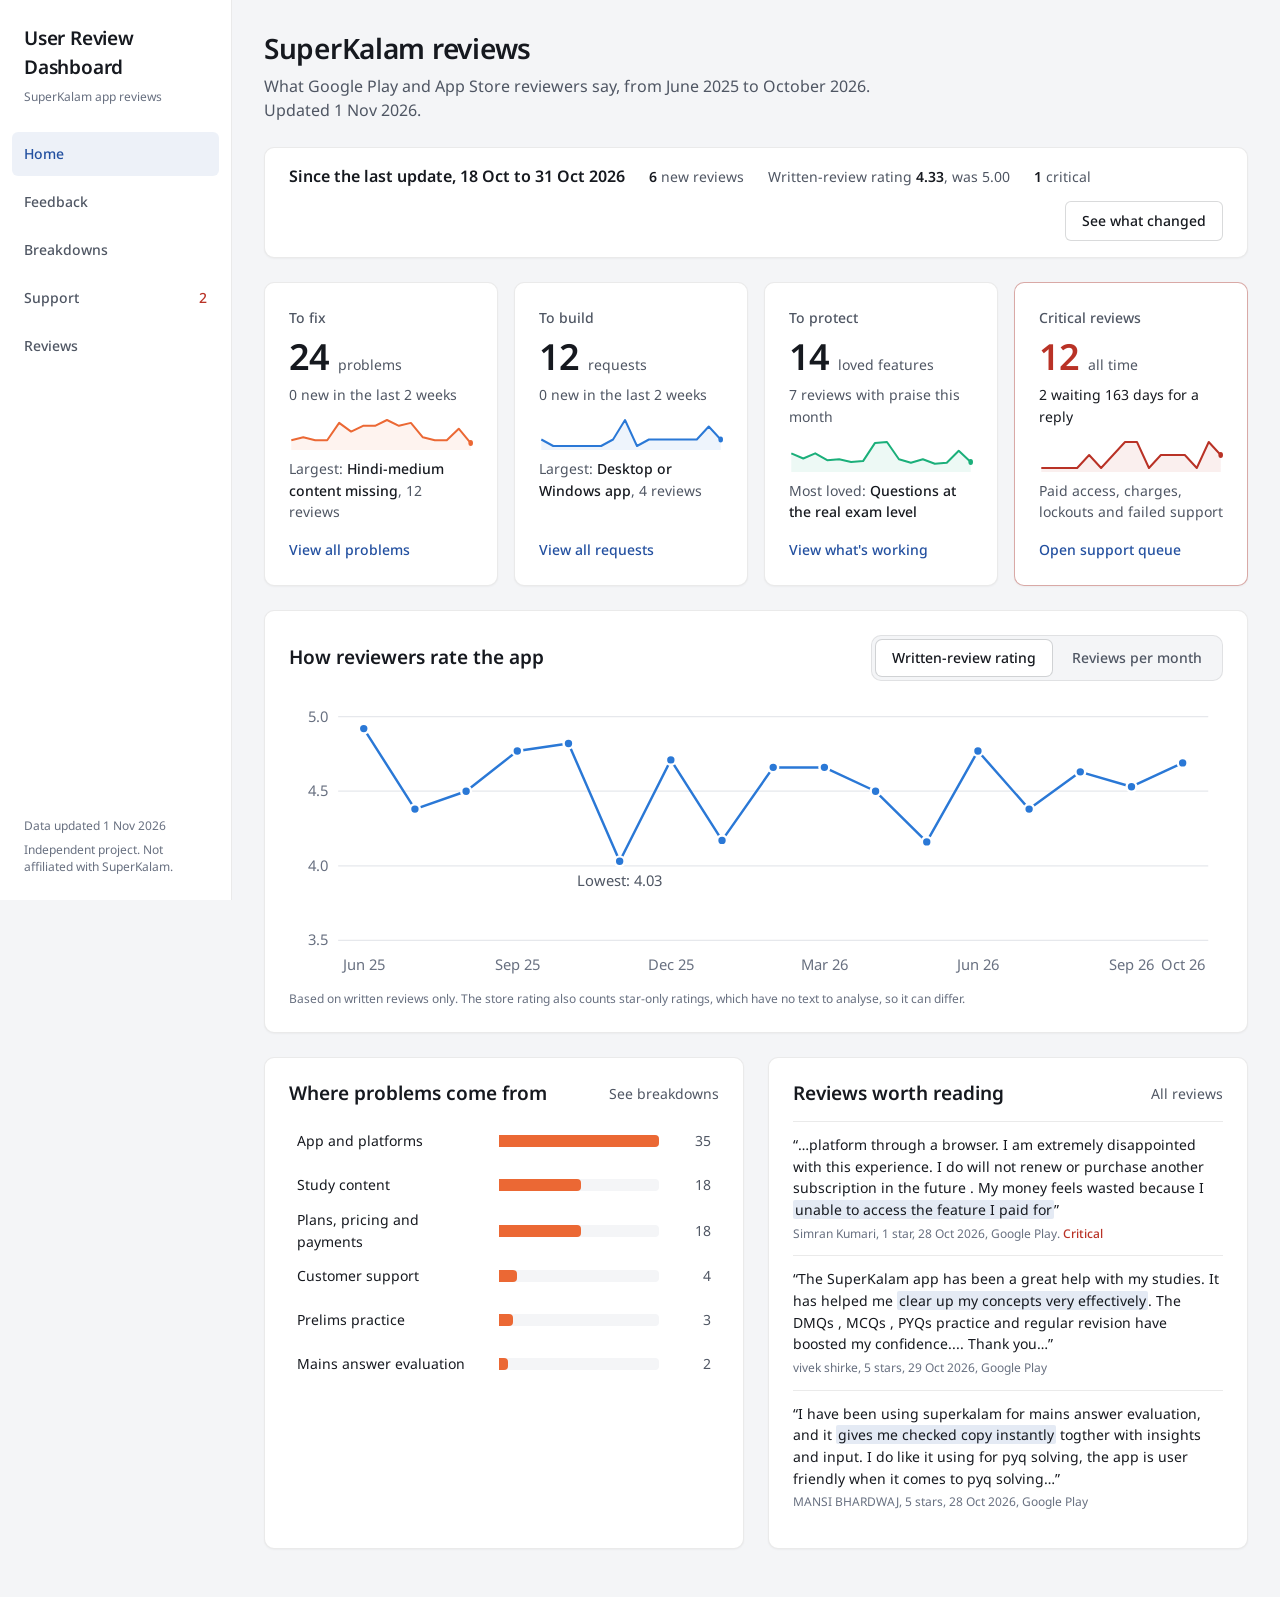
<file: web/index.html>
<!doctype html>
<html lang="en">
<head>
<meta charset="utf-8">
<meta name="viewport" content="width=device-width, initial-scale=1, viewport-fit=cover">
<title>User Review Dashboard</title>
<meta name="description" content="What SuperKalam app reviewers say: problems to fix, requests to build and features to protect, from Google Play and App Store reviews.">
<link rel="preconnect" href="https://fonts.googleapis.com">
<link rel="preconnect" href="https://fonts.gstatic.com" crossorigin>
<link rel="stylesheet" href="https://fonts.googleapis.com/css2?family=Noto+Sans:wght@400;500;600&family=Noto+Sans+Devanagari:wght@400;500&display=swap">
<link rel="stylesheet" href="app.css">
</head>
<body>
<div class="app" id="app">
  <aside class="side" id="side" aria-label="Main navigation">
    <div class="brand"><b>User Review Dashboard</b><span>SuperKalam app reviews</span></div>
    <nav class="nav" id="nav"></nav>
    <div class="side-foot">
      <p class="meta" id="freshness"></p>
      <p class="meta">Independent project. Not affiliated with SuperKalam.</p>
    </div>
  </aside>
  <div class="main">
    <div class="topbar"><button class="icon-btn" id="menuBtn" aria-label="Open navigation" aria-expanded="false"><svg width="20" height="20" viewBox="0 0 20 20" aria-hidden="true"><path d="M3 5h14M3 10h14M3 15h14" stroke="currentColor" stroke-width="1.6" stroke-linecap="round"/></svg></button><b>User Review Dashboard</b></div>
    <main class="page" id="view" tabindex="-1"><p class="loading">Loading reviews…</p></main>
  </div>
</div>
<div class="scrim" id="scrim" hidden></div>
<aside class="over" id="over" role="dialog" aria-modal="true" aria-labelledby="overTitle" hidden></aside>
<div id="tip" role="tooltip" hidden></div>
<div id="toast" role="status" hidden></div>
<script src="app.js"></script>
</body>
</html>
</file>
<file: web/app.css>
/* Tokens. Subject cue: Mains answers are written in blue ink and marked in red.
   Blue = the one interactive accent. Red = reserved for "critical / needs action". */
:root{
  --l0:#f4f5f7; --l1:#ffffff; --l2:#ffffff; --l3:#ffffff;
  --ink:#16191f; --ink-2:#4f5663; --ink-3:#687080;
  --border:rgba(22,25,31,.09); --border-2:rgba(22,25,31,.16);
  --accent:#2350a0; --accent-hover:#1c418a; --accent-soft:rgba(35,80,160,.08); --on-accent:#ffffff;
  --crit:#b93226; --crit-soft:rgba(185,50,38,.08);
  --warn-dot:#d69e00;
  --s-prob:#eb6834; --s-req:#2a78d6; --s-praise:#1baf7a; --s-line:#2a78d6;
  --grid:#e6e8ec; --axis:#c3c7cf;
  --shadow-1:0 1px 2px rgba(0,0,0,.04); --shadow-3:0 8px 24px rgba(0,0,0,.07);
  --hl:rgba(35,80,160,.12);
  --font:"Noto Sans","Noto Sans Devanagari",system-ui,-apple-system,"Segoe UI",sans-serif;
  --t-meta:.75rem; --t-sec:.875rem; --t-body:1rem; --t-h3:1.1875rem; --t-h2:1.4375rem; --t-h1:1.75rem;
  --sp-1:4px; --sp-2:8px; --sp-3:12px; --sp-4:16px; --sp-6:24px; --sp-8:32px; --sp-12:48px;
  --r-1:6px; --r-2:10px;
}
@media (prefers-color-scheme: dark){
  :root:not([data-theme="light"]){
    color-scheme:dark;
    --l0:#0f1115; --l1:#171a20; --l2:#1d2128; --l3:#1d2128;
    --ink:#eceef2; --ink-2:#b4bac5; --ink-3:#8f96a2;
    --border:rgba(255,255,255,.09); --border-2:rgba(255,255,255,.16);
    --accent:#86a9ec; --accent-hover:#a3bef2; --accent-soft:rgba(134,169,236,.12); --on-accent:#0d1830;
    --crit:#ef7466; --crit-soft:rgba(239,116,102,.12); --warn-dot:#e0b12e;
    --s-prob:#d95926; --s-req:#3987e5; --s-praise:#199e70; --s-line:#3987e5;
    --grid:#262a32; --axis:#3a404b; --shadow-1:inset 0 1px 0 rgba(255,255,255,.05); --shadow-3:0 8px 24px rgba(0,0,0,.35); --hl:rgba(134,169,236,.18);
  }
}
:root[data-theme="dark"]{
  color-scheme:dark;
  --l0:#0f1115; --l1:#171a20; --l2:#1d2128; --l3:#1d2128;
  --ink:#eceef2; --ink-2:#b4bac5; --ink-3:#8f96a2;
  --border:rgba(255,255,255,.09); --border-2:rgba(255,255,255,.16);
  --accent:#86a9ec; --accent-hover:#a3bef2; --accent-soft:rgba(134,169,236,.12); --on-accent:#0d1830;
  --crit:#ef7466; --crit-soft:rgba(239,116,102,.12); --warn-dot:#e0b12e;
  --s-prob:#d95926; --s-req:#3987e5; --s-praise:#199e70; --s-line:#3987e5;
  --grid:#262a32; --axis:#3a404b; --shadow-1:inset 0 1px 0 rgba(255,255,255,.05); --shadow-3:0 8px 24px rgba(0,0,0,.35); --hl:rgba(134,169,236,.18);
}
*{box-sizing:border-box}
[hidden]{display:none!important}
html,body{height:100%}
body{margin:0;background:var(--l0);color:var(--ink);font:400 var(--t-body)/1.55 var(--font)}
button,input,select{font:inherit;color:inherit}
h1,h2,h3{margin:0;font-weight:600;line-height:1.2;text-wrap:balance}
h1{font-size:var(--t-h1);letter-spacing:-.01em}
h2{font-size:var(--t-h3)}
h3{font-size:var(--t-body)}
p{margin:0}
a{color:var(--accent);text-decoration:none}
a:hover{text-decoration:underline;text-underline-offset:3px}
:focus-visible{outline:2px solid var(--accent);outline-offset:2px;border-radius:4px}
.sec{font-size:var(--t-sec);color:var(--ink-2)}
.meta{font-size:var(--t-meta);color:var(--ink-3);line-height:1.4}
.num{font-variant-numeric:tabular-nums}
.sr{position:absolute;width:1px;height:1px;overflow:hidden;clip:rect(0 0 0 0);white-space:nowrap}

/* Shell (full width; only the page is capped) */
.app{display:grid;grid-template-columns:232px minmax(0,1fr);min-height:100%}
.side{position:sticky;top:0;height:100vh;background:var(--l1);border-right:1px solid var(--border);padding:var(--sp-6) var(--sp-3);display:flex;flex-direction:column;gap:var(--sp-6)}
.brand{padding:0 var(--sp-3)}
.brand b{display:block;font-size:var(--t-h3);font-weight:600;letter-spacing:-.01em}
.brand span{font-size:var(--t-meta);color:var(--ink-3)}
.nav{display:flex;flex-direction:column;gap:var(--sp-1)}
.nav a{display:flex;align-items:center;justify-content:space-between;min-height:44px;padding:0 var(--sp-3);border-radius:var(--r-1);color:var(--ink-2);font-size:var(--t-sec);font-weight:500}
.nav a:hover{background:var(--accent-soft);color:var(--ink);text-decoration:none}
.nav a[aria-current="page"]{background:var(--accent-soft);color:var(--accent)}
.nav .count{font-weight:400;color:var(--ink-3)}
.nav .count.crit{color:var(--crit);font-weight:500}
.side-foot{margin-top:auto;padding:0 var(--sp-3);display:flex;flex-direction:column;gap:var(--sp-2)}
.topbar{display:none}
.main{min-width:0}
.page{width:100%;max-width:1280px;margin-inline:auto;padding:var(--sp-8) var(--sp-8) var(--sp-12);display:flex;flex-direction:column;gap:var(--sp-6)}

/* Page header */
.phead{display:flex;flex-wrap:wrap;justify-content:space-between;align-items:flex-start;gap:var(--sp-4)}
.phead .t{display:flex;flex-direction:column;gap:var(--sp-2);max-width:70ch}
.phead .t p{color:var(--ink-2)}
.sample{font-size:var(--t-meta);color:var(--ink-3)}

/* Surfaces */
.card{background:var(--l1);border:1px solid var(--border);border-radius:var(--r-2);box-shadow:var(--shadow-1)}
.pad{padding:var(--sp-6)}
.card-h{display:flex;flex-wrap:wrap;justify-content:space-between;align-items:center;gap:var(--sp-3);margin-bottom:var(--sp-4)}
.grid-2{display:grid;grid-template-columns:repeat(2,minmax(0,1fr));gap:var(--sp-6)}

/* Buttons */
.btn{display:inline-flex;align-items:center;justify-content:center;gap:var(--sp-2);min-height:40px;padding:0 var(--sp-4);border-radius:var(--r-1);border:1px solid var(--border-2);background:var(--l1);font-size:var(--t-sec);font-weight:500;cursor:pointer;white-space:nowrap}
.btn:hover{border-color:var(--ink-3)}
.btn.primary{background:var(--accent);border-color:var(--accent);color:var(--on-accent)}
.btn.primary:hover{background:var(--accent-hover)}
.btn[disabled]{opacity:.5;cursor:not-allowed}
.icon-btn{width:44px;height:44px;padding:0;border-radius:var(--r-1);border:1px solid transparent;background:none;cursor:pointer;display:inline-flex;align-items:center;justify-content:center}
.icon-btn:hover{background:var(--accent-soft)}

/* Segmented control */
.seg{display:inline-flex;padding:var(--sp-1);gap:var(--sp-1);background:var(--l0);border:1px solid var(--border);border-radius:var(--r-2);flex-wrap:wrap}
.seg button{min-height:36px;padding:0 var(--sp-4);border:0;border-radius:var(--r-1);background:none;cursor:pointer;font-size:var(--t-sec);font-weight:500;color:var(--ink-2)}
.seg button[aria-selected="true"],.seg button[aria-pressed="true"]{background:var(--l1);color:var(--ink);box-shadow:0 0 0 1px var(--border-2)}
.seg .n{color:var(--ink-3);font-weight:400;margin-left:var(--sp-1)}

/* Update line */
.update{display:flex;flex-wrap:wrap;align-items:center;gap:var(--sp-3) var(--sp-6);padding:var(--sp-4) var(--sp-6)}
.update b{font-weight:600}
.update .facts{display:flex;flex-wrap:wrap;gap:var(--sp-2) var(--sp-6);color:var(--ink-2);font-size:var(--t-sec)}
.update .facts strong{color:var(--ink);font-weight:600}
.update .go{margin-left:auto}

/* KPI tiles */
.kpis{display:grid;grid-template-columns:repeat(4,minmax(0,1fr));gap:var(--sp-4)}
.kpi{display:flex;flex-direction:column;gap:var(--sp-2);padding:var(--sp-6);color:var(--ink);text-decoration:none!important;transition:border-color .15s}
.kpi:hover{border-color:var(--border-2)}
.kpi .lbl{font-size:var(--t-sec);color:var(--ink-2);font-weight:500}
.kpi .big{display:flex;align-items:baseline;gap:var(--sp-2)}
.kpi .big b{font-size:2.25rem;font-weight:600;line-height:1.1;letter-spacing:-.02em}
.kpi .big span{font-size:var(--t-sec);color:var(--ink-2)}
.kpi .spark{height:36px;width:100%}
.kpi .top{font-size:var(--t-sec);color:var(--ink-2)}
.kpi .top b{color:var(--ink);font-weight:500}
.kpi .more{font-size:var(--t-sec);color:var(--accent);font-weight:500;margin-top:auto;padding-top:var(--sp-2)}
.kpi.crit{border-color:color-mix(in srgb,var(--crit) 35%,var(--border))}
.kpi.crit .big b{color:var(--crit)}
.kpi .new{color:var(--ink)}

/* Bars (HTML) */
.bars{display:flex;flex-direction:column;gap:var(--sp-1)}
.bar{display:grid;grid-template-columns:minmax(120px,190px) minmax(0,1fr) 40px;gap:var(--sp-3);align-items:center;min-height:40px;padding:0 var(--sp-2);border-radius:var(--r-1);color:var(--ink);text-decoration:none!important;font-size:var(--t-sec)}
.bar:hover{background:var(--accent-soft)}
.bar .track{height:12px;background:var(--l0);border-radius:0 4px 4px 0}
.bar .fill{height:100%;border-radius:0 4px 4px 0;background:var(--s-prob)}
.bar .v{text-align:right;color:var(--ink-2)}

/* Quotes */
.quote{display:flex;flex-direction:column;gap:var(--sp-1);padding:var(--sp-3) 0;border-top:1px solid var(--border)}
.quote:first-child{border-top:0;padding-top:0}
.quote p{font-size:var(--t-sec)}
.quote mark{background:var(--hl);color:inherit;border-radius:2px;padding:0 2px}
.quote .by{font-size:var(--t-meta);color:var(--ink-3)}
.quote .by .crit{color:var(--crit);font-weight:500}

/* List toolbar */
.toolbar{display:flex;flex-wrap:wrap;gap:var(--sp-3);align-items:center}
.search{display:flex;align-items:center;gap:var(--sp-2);flex:1;min-width:220px;max-width:420px;min-height:40px;padding:0 var(--sp-3);border:1px solid var(--border-2);border-radius:var(--r-1);background:var(--l1)}
.search:focus-within{border-color:var(--accent);box-shadow:0 0 0 3px var(--accent-soft)}
.search .lab{font-size:var(--t-sec);color:var(--ink-2);font-weight:500}
.search input{flex:1;min-width:0;border:0;outline:0;background:none;font-size:var(--t-sec);padding:var(--sp-2) 0}
.search kbd{font:inherit;font-size:var(--t-meta);color:var(--ink-3);border:1px solid var(--border-2);border-radius:4px;padding:0 6px}
.chips{display:flex;flex-wrap:wrap;gap:var(--sp-2);align-items:center}
.chip{display:inline-flex;align-items:center;gap:var(--sp-1);min-height:32px;padding:0 var(--sp-1) 0 var(--sp-3);border-radius:var(--r-1);background:var(--accent-soft);font-size:var(--t-sec)}
.chip button{width:28px;height:28px;border:0;background:none;cursor:pointer;color:var(--ink-2);border-radius:4px}
.chip button:hover{background:var(--accent-soft)}
.linkbtn{border:0;background:none;padding:var(--sp-2) var(--sp-1);color:var(--accent);cursor:pointer;font-size:var(--t-sec);font-weight:500}
.filters-wrap{position:relative}
.popover{position:absolute;top:calc(100% + var(--sp-2));left:0;z-index:100;width:300px;max-width:calc(100vw - 32px);background:var(--l2);border:1px solid var(--border-2);border-radius:var(--r-2);box-shadow:var(--shadow-3);padding:var(--sp-4);display:flex;flex-direction:column;gap:var(--sp-4)}
.field{display:flex;flex-direction:column;gap:var(--sp-1)}
.field label{font-size:var(--t-sec);font-weight:500}
.field select{min-height:40px;padding:0 var(--sp-3);border:1px solid var(--border-2);border-radius:var(--r-1);background:var(--l1)}
.pop-actions{display:flex;justify-content:flex-end;gap:var(--sp-2)}

/* Table (L1 frame + hairlines) */
.tframe{background:var(--l1);border:1px solid var(--border);border-radius:var(--r-2);overflow:hidden;box-shadow:var(--shadow-1)}
.tscroll{overflow-x:auto}
table{width:100%;border-collapse:collapse;font-size:var(--t-sec)}
thead th{position:sticky;top:0;background:var(--l1);text-align:left;font-weight:500;color:var(--ink-2);padding:var(--sp-3) var(--sp-4);border-bottom:1px solid var(--border);white-space:nowrap}
th.r,td.r{text-align:right}
th[aria-sort]{color:var(--ink)}
tbody td{padding:var(--sp-3) var(--sp-4);border-bottom:1px solid var(--border);vertical-align:middle}
tbody tr:last-child td{border-bottom:0}
tbody tr.row{cursor:pointer}
tbody tr.row:hover td{background:var(--accent-soft)}
.rowlink{display:flex;align-items:center;justify-content:space-between;gap:var(--sp-2);color:var(--accent);font-weight:500;background:none;border:0;padding:0;cursor:pointer;text-align:left;font-size:var(--t-sec)}
.rowlink svg{flex-shrink:0;color:var(--ink-3)}
.sev{display:inline-flex;align-items:center;gap:var(--sp-2);white-space:nowrap}
.sev i{width:8px;height:8px;border-radius:50%;display:inline-block}
.sev.blocking i{background:var(--crit)}
.sev.annoying i{background:var(--warn-dot)}
.chg{white-space:nowrap}
.chg small{display:block;font-size:var(--t-meta);color:var(--ink-3)}
.newtag{color:var(--accent);font-weight:500}
.pager{display:flex;flex-wrap:wrap;justify-content:space-between;align-items:center;gap:var(--sp-3);padding:var(--sp-3) var(--sp-4);border-top:1px solid var(--border);font-size:var(--t-sec);color:var(--ink-2)}
.pager .btns{display:flex;gap:var(--sp-2)}
.clip{display:-webkit-box;-webkit-line-clamp:2;-webkit-box-orient:vertical;overflow:hidden;max-width:56ch}
.empty{padding:var(--sp-12) var(--sp-6);text-align:center;display:flex;flex-direction:column;gap:var(--sp-2);align-items:center}
.note{font-size:var(--t-sec);color:var(--ink-2);max-width:70ch}
.note.box{background:var(--l1);border:1px solid var(--border);border-radius:var(--r-2);padding:var(--sp-4)}
.switch{display:inline-flex;align-items:center;gap:var(--sp-3);cursor:pointer;min-height:44px;font-size:var(--t-sec);font-weight:500}
.switch input{appearance:none;width:36px;height:20px;border-radius:99px;background:var(--border-2);position:relative;margin:0;cursor:pointer;transition:background .15s}
.switch input::after{content:"";position:absolute;top:2px;left:2px;width:16px;height:16px;border-radius:50%;background:var(--l1);transition:transform .15s}
.switch input:checked{background:var(--accent)}
.switch input:checked::after{transform:translateX(16px)}

/* Charts */
.chart{width:100%;height:auto;display:block}
.chart text{fill:var(--ink-3);font-family:var(--font);font-size:12px}
.chart .grid{stroke:var(--grid)}
.chart .axis{stroke:var(--axis)}
.chart .hit{fill:transparent;cursor:default}
.legend{display:flex;flex-wrap:wrap;gap:var(--sp-2) var(--sp-4);font-size:var(--t-sec);color:var(--ink-2)}
.legend i{display:inline-block;width:10px;height:10px;border-radius:2px;margin-right:var(--sp-2);vertical-align:0}
.stack{display:flex;height:14px;gap:2px;border-radius:3px;overflow:hidden;min-width:80px}
.stack span{display:block;height:100%}

/* Slide-over (L3) */
.scrim{position:fixed;inset:0;background:rgba(15,17,21,.32);z-index:200}
.over{position:fixed;top:0;right:0;bottom:0;width:min(480px,100%);z-index:201;background:var(--l3);border-left:1px solid var(--border-2);box-shadow:var(--shadow-3);display:flex;flex-direction:column}
.over-h{display:flex;justify-content:space-between;align-items:flex-start;gap:var(--sp-3);padding:var(--sp-6) var(--sp-6) var(--sp-4);border-bottom:1px solid var(--border)}
.over-h .t{display:flex;flex-direction:column;gap:var(--sp-1)}
.over-b{flex:1;overflow:auto;padding:var(--sp-6);display:flex;flex-direction:column;gap:var(--sp-6)}
.over-f{padding:var(--sp-4) var(--sp-6);border-top:1px solid var(--border);display:flex;flex-wrap:wrap;gap:var(--sp-3);align-items:center}
.facts4{display:grid;grid-template-columns:repeat(2,minmax(0,1fr));gap:var(--sp-4)}
.facts4 div{display:flex;flex-direction:column;gap:2px}
.facts4 dt{font-size:var(--t-meta);color:var(--ink-3)}
.facts4 dd{margin:0;font-weight:500}
.callout{border-left:3px solid var(--accent);padding:var(--sp-2) var(--sp-4);font-size:var(--t-sec);color:var(--ink-2)}
ul.plain{margin:0;padding-left:var(--sp-6);display:flex;flex-direction:column;gap:var(--sp-2);font-size:var(--t-sec)}

#tip{position:fixed;z-index:100;pointer-events:none;background:var(--ink);color:var(--l0);font-size:var(--t-meta);line-height:1.4;padding:var(--sp-2) var(--sp-3);border-radius:var(--r-1);max-width:240px}
#toast{position:fixed;left:50%;bottom:var(--sp-6);transform:translateX(-50%);z-index:400;background:var(--ink);color:var(--l0);font-size:var(--t-sec);padding:var(--sp-3) var(--sp-4);border-radius:var(--r-1);max-width:calc(100% - 32px)}

@media (max-width:1100px){ .kpis{grid-template-columns:repeat(2,minmax(0,1fr))} }
@media (max-width:767.98px){
  .app{grid-template-columns:minmax(0,1fr)}
  .side{position:fixed;left:0;top:0;bottom:0;width:272px;z-index:210;transform:translateX(-102%);transition:transform .2s;height:100%}
  .app.nav-open .side{transform:none;box-shadow:var(--shadow-3)}
  .topbar{display:flex;align-items:center;gap:var(--sp-2);padding:var(--sp-2) var(--sp-4);background:var(--l1);border-bottom:1px solid var(--border);position:sticky;top:0;z-index:10}
  .topbar b{font-weight:600}
  .page{padding:var(--sp-6) var(--sp-4) var(--sp-12)}
  .grid-2{grid-template-columns:minmax(0,1fr)}
  .kpis{grid-template-columns:minmax(0,1fr)}
  .update .go{margin-left:0}
  .search{max-width:none}
  .bar{grid-template-columns:minmax(100px,130px) minmax(0,1fr) 32px}
  .tscroll table{min-width:640px}
  .tscroll th:first-child,.tscroll td:first-child{position:sticky;left:0;z-index:1;background:var(--l1);min-width:180px;box-shadow:1px 0 0 var(--border)}
  .chartwrap .chart{min-width:760px} /* keeps axis labels at 12px; chart scrolls inside its own region */
}
.chartwrap{overflow-x:auto}
@media (prefers-reduced-motion:reduce){*{transition:none!important}}

/* --- Additions for the data-driven build --- */
.loading{padding:var(--sp-12);text-align:center;color:var(--ink-2)}
.pager .btns .btn:not([disabled]){cursor:pointer}
.tag-list{display:flex;flex-wrap:wrap;gap:var(--sp-1) var(--sp-3);font-size:var(--t-meta);color:var(--ink-3)}
.mention{border-top:1px solid var(--border);padding:var(--sp-3) 0;display:flex;flex-direction:column;gap:var(--sp-1)}
.mention:first-child{border-top:0;padding-top:0}
.mention .kind{font-size:var(--t-meta);color:var(--ink-3)}
.mention .kind.problem{color:var(--crit)}
.review-text{white-space:pre-line}
.review-text mark{background:var(--hl);color:inherit;border-radius:2px;padding:0 2px}
.comp{display:flex;flex-direction:column;gap:var(--sp-2);padding:var(--sp-3) 0;border-top:1px solid var(--border)}
.comp:first-child{border-top:0;padding-top:0}
.comp .row{display:flex;justify-content:space-between;gap:var(--sp-3);font-size:var(--t-sec)}
mark{background:var(--hl);color:inherit;border-radius:2px;padding:0 2px}
.tframe td.num,.tframe td.nowrap{white-space:nowrap}
/* Period filter with custom range */
.field input[type="date"]{min-height:40px;padding:0 var(--sp-3);border:1px solid var(--border-2);border-radius:var(--r-1);background:var(--l1);min-width:0}
.range-row{display:grid;grid-template-columns:repeat(2,minmax(0,1fr));gap:var(--sp-3);align-items:end}
.brange{display:flex;flex-wrap:wrap;gap:var(--sp-3);align-items:flex-end}
.brange > .field{min-width:200px}
.brange .range-row{display:flex;flex-wrap:wrap}
.brange .range-row .field{min-width:150px}
/* Filters panel opens toward the page, never off its right edge */
.popover{left:auto;right:0}
@media (max-width:767.98px){ .popover{left:0;right:auto} }
/* Breakdown drill-down */
.toolbar.end{align-items:flex-end}
.bar.drill{cursor:pointer}
.bar.drill:hover .stack span{filter:brightness(1.08)}
.bar.drill .stack span:hover{outline:2px solid var(--ink);outline-offset:1px}
.drill-theme{display:flex;flex-direction:column;gap:var(--sp-2);padding-top:var(--sp-4);border-top:1px solid var(--border)}
.drill-theme:first-of-type{border-top:0;padding-top:0}
.drill-head{display:flex;justify-content:space-between;align-items:baseline;gap:var(--sp-3)}
.statements{list-style:none;margin:0;padding:0;display:flex;flex-direction:column;gap:var(--sp-2)}
.statements li{display:flex;flex-direction:column;gap:2px;padding-left:var(--sp-3);border-left:2px solid var(--border-2)}
.stmt{border:0;background:none;padding:0;text-align:left;cursor:pointer;font-size:var(--t-sec);color:var(--ink);line-height:1.5}
.stmt:hover{color:var(--accent);text-decoration:underline;text-underline-offset:3px}
</file>
